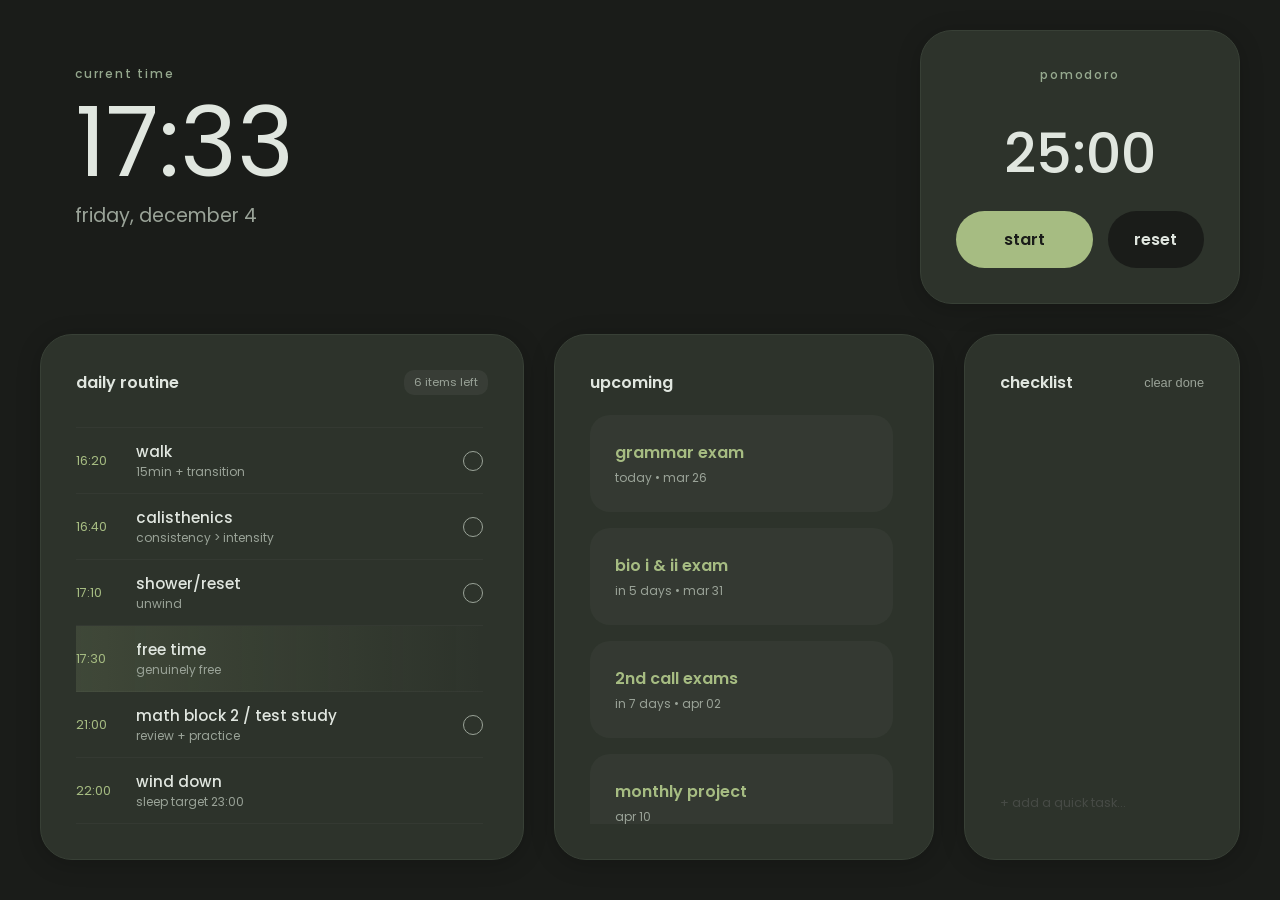
<file: index.html>
<!DOCTYPE html>
<html lang="en">
<head>
    <meta charset="UTF-8">
    <meta name="viewport" content="width=device-width, initial-scale=1.0">
    <title>iseriroute</title>
    <link rel="preconnect" href="https://fonts.googleapis.com">
    <link rel="preconnect" href="https://fonts.gstatic.com" crossorigin>
    <link href="https://fonts.googleapis.com/css2?family=Poppins:wght@300;400;500;600&display=swap" rel="stylesheet">
    <link rel="stylesheet" href="styles.css">
    <link rel="manifest" href="manifest.json">
    <link rel="icon" type="image/png" href="favicon.png">
    <meta name="theme-color" content="#1a1c19">
    <meta name="apple-mobile-web-app-capable" content="yes">
    <meta name="apple-mobile-web-app-status-bar-style" content="black-translucent">
</head>
<body class="iseriroute-theme">
    <div class="container landscape">
        <!-- Top row: Time and Pomodoro -->
        <header class="top-row">
            <div id="time-display" class="card transparent text-left">
                <div class="label-small">current time</div>
                <div class="time-main" id="clock">00:00</div>
                <div class="date-sub" id="date">thursday, march 26</div>
            </div>
            
            <div id="pomodoro" class="card">
                <div class="label-small text-center">pomodoro</div>
                <div class="timer-display" id="timer-text">25:00</div>
                <div class="timer-controls">
                    <button id="timer-start" class="btn btn-primary">start</button>
                    <button id="timer-reset" class="btn btn-secondary">reset</button>
                </div>
            </div>
        </header>

        <!-- Bottom row: Routine, Upcoming, Checklist -->
        <main class="bottom-row">
            <section id="routine" class="card">
                <div class="section-header">
                    <h2 class="section-title">daily routine</h2>
                    <div class="status-pill" id="routine-status">-- items left</div>
                </div>
                <div class="list-container" id="routine-list">
                    <!-- Routine items will be injected here -->
                </div>
            </section>

            <section id="upcoming" class="card">
                <div class="section-header">
                    <h2 class="section-title">upcoming</h2>
                </div>
                <div class="list-container" id="upcoming-list">
                    <!-- Upcoming exams/events -->
                </div>
            </section>

            <section id="checklist" class="card">
                <div class="section-header">
                    <h2 class="section-title">checklist</h2>
                    <button id="clear-done" class="btn-link">clear done</button>
                </div>
                <div class="list-container" id="checklist-items">
                    <!-- Checklist items -->
                </div>
                <div class="add-task-container">
                    <input type="text" id="new-task-input" placeholder="+ add a quick task..." autocomplete="off">
                </div>
            </section>
        </main>
    </div>
    <script src="app.js"></script>
    <script>
        if ('serviceWorker' in navigator) {
            window.addEventListener('load', () => {
                navigator.serviceWorker.register('./sw.js');
            });
        }
    </script>
</body>
</html>
</file>
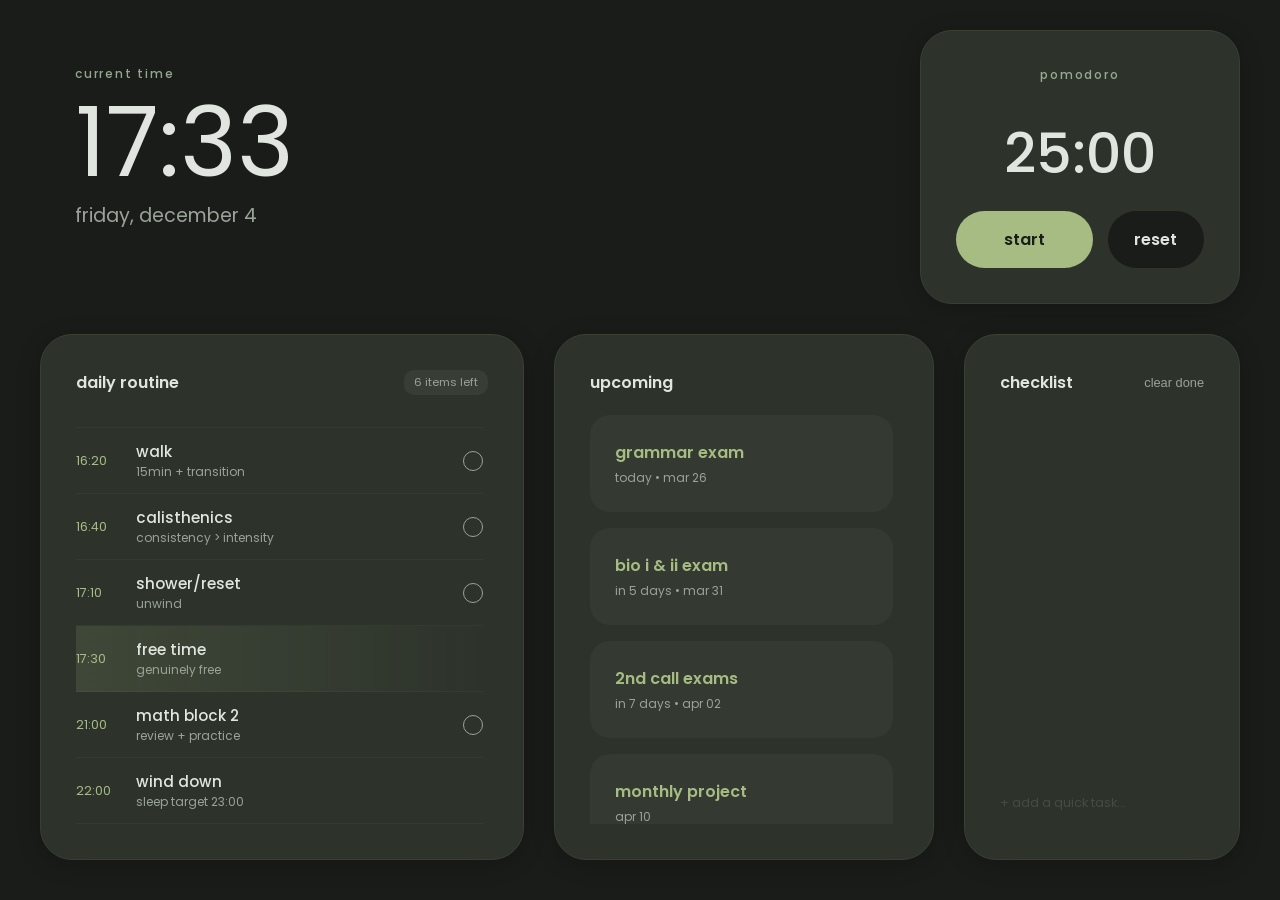
<file: index_solo.html>
<!DOCTYPE html>
<html lang="en">
<head>
    <meta charset="UTF-8">
    <meta name="viewport" content="width=device-width, initial-scale=1.0">
    <title>iseriroute</title>
    <link rel="preconnect" href="https://fonts.googleapis.com">
    <link rel="preconnect" href="https://fonts.gstatic.com" crossorigin>
    <link href="https://fonts.googleapis.com/css2?family=Poppins:wght@300;400;500;600&display=swap" rel="stylesheet">
    <style>
        :root {
            --bg-color: #1a1c19;
            --card-bg: #2d332b;
            --card-border: #384036;
            --text-primary: #e0e6df;
            --text-secondary: #9aa398;
            --accent: #a6bc82;
            --accent-dim: #a3b89b;
            --accent-faded: rgba(166, 188, 130, 0.15);
            --btn-secondary: #1a1c19;
            --font-main: 'Poppins', sans-serif;
            --glass-blur: blur(20px);
        }

        * {
            margin: 0;
            padding: 0;
            box-sizing: border-box;
        }

        body {
            background: var(--bg-color);
            color: var(--text-primary);
            font-family: var(--font-main);
            text-transform: lowercase;
            overflow: hidden;
            height: 100vh;
            width: 100vw;
        }

        .container {
            display: grid;
            grid-template-rows: auto 1fr;
            gap: 30px;
            padding: 30px 40px 40px 40px;
            height: 100vh;
            max-height: 100vh;
            overflow: hidden;
        }

        .top-row {
            display: flex;
            justify-content: space-between;
            align-items: flex-start;
        }

        .bottom-row {
            display: grid;
            grid-template-columns: 1.4fr 1.1fr 0.8fr;
            gap: 30px;
            min-height: 0;
            flex: 1;
        }

        .bottom-row > section {
            min-height: 0;
        }

        .card {
            background-color: var(--card-bg);
            border: 1px solid var(--card-border);
            border-radius: 32px;
            padding: 35px;
            display: flex;
            flex-direction: column;
            box-shadow: 0 4px 24px rgba(0,0,0,0.2);
            transition: all 0.3s ease;
        }

        .card:hover {
            border-color: var(--accent-dim);
        }

        .card.transparent {
            background: transparent;
            border: none;
            box-shadow: none;
        }

        .label-small {
            font-size: 0.75rem;
            font-weight: 500;
            color: var(--accent-dim);
            letter-spacing: 0.15em;
            margin-bottom: 12px;
            opacity: 0.9;
        }

        .time-main {
            font-size: 6rem;
            font-weight: 400;
            line-height: 1;
            margin-bottom: 10px;
        }

        .date-sub {
            font-size: 1.2rem;
            color: var(--text-secondary);
        }

        #pomodoro {
            width: 320px;
            align-items: center;
            justify-content: center;
        }

        .timer-display {
            font-size: 3.5rem;
            font-weight: 500;
            margin: 15px 0;
        }

        .timer-controls {
            display: flex;
            gap: 15px;
            width: 100%;
        }

        .btn {
            border-radius: 100px;
            border: none;
            font-family: inherit;
            font-size: 1rem;
            font-weight: 600;
            cursor: pointer;
            transition: all 0.2s ease;
            text-transform: lowercase;
        }

        .btn-primary {
            background-color: var(--accent);
            color: var(--bg-color);
            padding: 16px 32px;
            flex: 1.5;
        }

        .btn-secondary {
            background-color: var(--btn-secondary);
            color: var(--text-primary);
            padding: 14px 24px;
            flex: 1;
        }

        .btn-secondary:hover {
            background-color: var(--card-border);
        }

        .section-header {
            display: flex;
            justify-content: space-between;
            align-items: center;
            margin-bottom: 20px;
        }

        .section-title {
            font-size: 1rem;
            font-weight: 600;
            color: var(--text-primary);
        }

        .status-pill {
            font-size: 0.7rem;
            background-color: rgba(255,255,255,0.05);
            padding: 4px 10px;
            border-radius: 10px;
            color: var(--text-secondary);
        }

        .list-container {
            flex: 1;
            overflow-y: auto;
            scrollbar-width: thin;
            scrollbar-color: var(--accent-faded) transparent;
            padding-right: 5px;
        }

        .list-container::-webkit-scrollbar {
            width: 4px;
        }

        .list-container::-webkit-scrollbar-thumb {
            background: var(--accent-faded);
            border-radius: 10px;
        }

        .routine-item, .upcoming-item, .checklist-item {
            display: flex;
            align-items: center;
            padding: 12px 0;
            border-bottom: 1px solid rgba(255,255,255,0.03);
        }

        .routine-item {
            gap: 15px;
        }

        .time-stamp {
            font-size: 0.8rem;
            color: var(--accent);
            min-width: 45px;
        }

        .task-info {
            display: flex;
            flex-direction: column;
        }

        .task-title {
            font-size: 0.95rem;
            font-weight: 500;
        }

        .task-sub {
            font-size: 0.75rem;
            color: var(--text-secondary);
        }

        .routine-item.active {
            background: linear-gradient(90deg, var(--accent-faded) 0%, transparent 100%);
        }

        .routine-item.done .task-title {
            text-decoration: line-through;
            opacity: 0.4;
        }

        .routine-item.checkable {
            cursor: pointer;
        }

        .routine-item.checkable:hover {
            background: rgba(255,255,255,0.02);
            border-radius: 12px;
        }

        .routine-checkbox {
            width: 20px;
            height: 20px;
            border: 1px solid var(--text-secondary);
            border-radius: 50%;
            margin-left: auto;
            display: flex;
            align-items: center;
            justify-content: center;
            font-size: 0.75rem;
            color: var(--bg-color);
            transition: all 0.2s;
        }

        .routine-checkbox.checked {
            background-color: var(--accent);
            border-color: var(--accent);
        }

        .checklist-item {
            gap: 16px;
            padding: 16px 0;
        }

        .checkbox-custom {
            width: 18px;
            height: 18px;
            border: 1px solid var(--text-secondary);
            border-radius: 4px;
            cursor: pointer;
            display: flex;
            align-items: center;
            justify-content: center;
            font-size: 0.7rem;
            color: var(--bg-color);
            transition: all 0.2s;
        }

        .checkbox-custom.checked {
            background-color: var(--accent);
            border-color: var(--accent);
        }

        .checklist-item.done .task-title {
            text-decoration: line-through;
            opacity: 0.4;
        }

        .add-task-container {
            margin-top: 15px;
            padding-top: 10px;
        }

        #new-task-input {
            width: 100%;
            background: transparent;
            border: none;
            color: var(--text-primary);
            padding: 12px 0;
            font-family: inherit;
            font-size: 0.8rem;
            outline: none;
            opacity: 0.35;
            transition: opacity 0.3s;
        }

        #new-task-input:focus {
            opacity: 1;
            border-color: var(--accent);
        }

        .btn-link {
            background: transparent;
            border: none;
            color: var(--text-secondary);
            font-size: 0.8rem;
            cursor: pointer;
            text-transform: lowercase;
        }

        .btn-link:hover {
            color: var(--accent);
        }

        .upcoming-item {
            display: flex;
            flex-direction: row;
            justify-content: space-between;
            align-items: center;
            padding: 24px;
            background: rgba(255,255,255,0.03);
            border-radius: 20px;
            margin-bottom: 16px;
            border: 1px solid transparent;
            transition: all 0.3s ease;
        }

        .upcoming-item:hover {
            background: rgba(255,255,255,0.05);
            transform: none;
        }

        .event-details {
            display: flex;
            flex-direction: column;
        }

        .event-name {
            font-weight: 600;
            color: var(--accent);
            margin-bottom: 4px;
        }

        .event-date {
            font-size: 0.75rem;
            color: var(--text-secondary);
        }

        @keyframes fadeIn {
            from { opacity: 0; transform: translateY(10px); }
            to { opacity: 1; transform: translateY(0); }
        }

        .card { animation: fadeIn 0.6s ease forwards; }
        .card:nth-child(2) { animation-delay: 0.1s; }
        .card:nth-child(3) { animation-delay: 0.2s; }
        .card:nth-child(4) { animation-delay: 0.3s; }
        .card:nth-child(5) { animation-delay: 0.4s; }
    </style>
</head>
<body class="iseriroute-theme">
    <div class="container landscape">
        <header class="top-row">
            <div id="time-display" class="card transparent text-left">
                <div class="label-small">current time</div>
                <div class="time-main" id="clock">00:00</div>
                <div class="date-sub" id="date">thursday, march 26</div>
            </div>
            
            <div id="pomodoro" class="card">
                <div class="label-small text-center">pomodoro</div>
                <div class="timer-display" id="timer-text">25:00</div>
                <div class="timer-controls">
                    <button id="timer-start" class="btn btn-primary">start</button>
                    <button id="timer-reset" class="btn btn-secondary">reset</button>
                </div>
            </div>
        </header>

        <main class="bottom-row">
            <section id="routine" class="card">
                <div class="section-header">
                    <h2 class="section-title">daily routine</h2>
                    <div class="status-pill" id="routine-status">-- items left</div>
                </div>
                <div class="list-container" id="routine-list"></div>
            </section>

            <section id="upcoming" class="card">
                <div class="section-header">
                    <h2 class="section-title">upcoming</h2>
                </div>
                <div class="list-container" id="upcoming-list"></div>
            </section>

            <section id="checklist" class="card">
                <div class="section-header">
                    <h2 class="section-title">checklist</h2>
                    <button id="clear-done" class="btn-link">clear done</button>
                </div>
                <div class="list-container" id="checklist-items"></div>
                <div class="add-task-container">
                    <input type="text" id="new-task-input" placeholder="+ add a quick task..." autocomplete="off">
                </div>
            </section>
        </main>
    </div>

    <script>
        // --- Configurations & Data ---
        const WEEKDAY_ROUTINE = [
            { time: "06:30", task: "wake up", sub: "morning light" },
            { time: "06:45", task: "school", sub: "be on time" },
            { time: "12:15", task: "leave school", sub: "heading back" },
            { time: "12:50", task: "home", sub: "reset gear" },
            { time: "13:10", task: "lunch finish", sub: "refuel" },
            { time: "13:10", task: "decompress", sub: "no guilt required", end: "14:00" },
            { time: "14:00", task: "math block 1", sub: "deep focus", end: "15:00", checkable: true },
            { time: "15:00", task: "break", sub: "stretch", end: "15:20" },
            { time: "15:20", task: "japanese", sub: "flashcards + kanji", end: "16:20", checkable: true },
            { time: "16:20", task: "walk", sub: "15min + transition", end: "16:40", checkable: true },
            { time: "16:40", task: "calisthenics", sub: "consistency > intensity", end: "17:10", checkable: true },
            { time: "17:10", task: "shower/reset", sub: "unwind", end: "17:30", checkable: true },
            { time: "17:30", task: "free time", sub: "genuinely free", end: "18:30" },
            { time: "21:00", task: "math block 2", sub: "review + practice", end: "22:00", checkable: true },
            { time: "22:00", task: "wind down", sub: "sleep target 23:00" }
        ];

        const SATURDAY_ROUTINE = [
            { time: "10:00", task: "english class", sub: "practice speaking", end: "12:00", checkable: true },
            { time: "12:00", task: "lunch & decompress", sub: "break time", end: "13:00" },
            { time: "13:00", task: "math block 1", sub: "practice sets", end: "14:00", checkable: true },
            { time: "14:00", task: "break", sub: "chill", end: "14:20" },
            { time: "14:20", task: "japanese", sub: "deep study", end: "15:20", checkable: true },
            { time: "15:20", task: "walk", sub: "outdoor walk", end: "15:40", checkable: true },
            { time: "15:40", task: "calisthenics", sub: "workout", end: "16:10", checkable: true },
            { time: "16:10", task: "rest of day", sub: "free time" }
        ];

        const UPCOMING_EVENTS = [
            { name: "grammar exam", date: "today • mar 26" },
            { name: "bio i & ii exam", date: "in 5 days • mar 31" },
            { name: "2nd call exams", date: "in 7 days • apr 02" },
            { name: "monthly project", date: "apr 10" }
        ];

        // --- State ---
        let timerInterval;
        let timerSeconds = 25 * 60;
        let isTimerRunning = false;

        document.addEventListener('DOMContentLoaded', () => {
            updateClock();
            setInterval(updateClock, 1000);
            renderRoutine();
            setInterval(renderRoutine, 60000);
            renderUpcoming();
            renderChecklist();
            setupPomodoro();
            setupChecklistInput();
        });

        function updateClock() {
            const now = new Date();
            const hours = String(now.getHours()).padStart(2, '0');
            const minutes = String(now.getMinutes()).padStart(2, '0');
            document.getElementById('clock').textContent = `${hours}:${minutes}`;
            const options = { weekday: 'long', month: 'long', day: 'numeric' };
            document.getElementById('date').textContent = now.toLocaleDateString('en-US', options).toLowerCase();
        }

        function renderRoutine() {
            const container = document.getElementById('routine-list');
            const statusPill = document.getElementById('routine-status');
            const now = new Date();
            const isSaturday = now.getDay() === 6;
            const isSunday = now.getDay() === 0;
            let routine = isSaturday ? SATURDAY_ROUTINE : (isSunday ? [] : WEEKDAY_ROUTINE);
            container.innerHTML = '';
            if (routine.length === 0) {
                container.innerHTML = '<div class="task-sub">it\'s sunday! rest day.</div>';
                statusPill.textContent = '0 items left';
                return;
            }
            const currentTimeStr = `${String(now.getHours()).padStart(2, '0')}:${String(now.getMinutes()).padStart(2, '0')}`;
            const todayStr = now.toISOString().split('T')[0];
            const routineStates = JSON.parse(localStorage.getItem(`iseriroute-routine-${todayStr}`) || '{}');
            let remaining = 0;
            routine.forEach((item, index) => {
                const isDone = routineStates[index] || false;
                const itemEl = document.createElement('div');
                itemEl.className = `routine-item ${isDone ? 'done' : ''} ${item.checkable ? 'checkable' : ''}`;
                if (item.checkable) {
                    itemEl.onclick = () => toggleRoutineTask(index, todayStr);
                }
                const isActive = item.end ? (currentTimeStr >= item.time && currentTimeStr < item.end) : false;
                if (isActive) itemEl.classList.add('active');
                if (item.checkable && !isDone) remaining++;
                let checkboxHtml = item.checkable ? `<div class="routine-checkbox ${isDone ? 'checked' : ''}">${isDone ? '✓' : ''}</div>` : '';
                itemEl.innerHTML = `
                    <div class="time-stamp">${item.time}</div>
                    <div class="task-info"><div class="task-title">${item.task}</div><div class="task-sub">${item.sub}</div></div>
                    ${checkboxHtml}
                `;
                container.appendChild(itemEl);
                if (isActive) { setTimeout(() => itemEl.scrollIntoView({ behavior: 'smooth', block: 'center' }), 100); }
            });
            statusPill.textContent = `${remaining} items left`;
        }

        function toggleRoutineTask(index, dateStr) {
            const key = `iseriroute-routine-${dateStr}`;
            const states = JSON.parse(localStorage.getItem(key) || '{}');
            states[index] = !states[index];
            localStorage.setItem(key, JSON.stringify(states));
            renderRoutine();
        }

        function renderUpcoming() {
            const container = document.getElementById('upcoming-list');
            container.innerHTML = '';
            UPCOMING_EVENTS.forEach(event => {
                const item = document.createElement('div');
                item.className = 'upcoming-item';
                item.innerHTML = `<div class="event-details"><div class="event-name">${event.name}</div><div class="event-date">${event.date}</div></div>`;
                container.appendChild(item);
            });
        }

        function renderChecklist() {
            const list = JSON.parse(localStorage.getItem('iseriroute-checklist') || '[]');
            const container = document.getElementById('checklist-items');
            container.innerHTML = '';
            list.forEach((task, index) => {
                const item = document.createElement('div');
                item.className = `checklist-item ${task.done ? 'done' : ''}`;
                item.innerHTML = `<div class="checkbox-custom ${task.done ? 'checked' : ''}" onclick="toggleTask(${index})">${task.done ? '✓' : ''}</div><div class="task-title">${task.text}</div>`;
                container.appendChild(item);
            });
        }

        function setupChecklistInput() {
            const input = document.getElementById('new-task-input');
            input.addEventListener('keypress', (e) => { if (e.key === 'Enter' && input.value.trim()) { addTask(input.value.trim()); input.value = ''; } });
            document.getElementById('clear-done').onclick = () => {
                const list = JSON.parse(localStorage.getItem('iseriroute-checklist') || '[]');
                localStorage.setItem('iseriroute-checklist', JSON.stringify(list.filter(t => !t.done)));
                renderChecklist();
            };
        }

        function addTask(text) {
            const list = JSON.parse(localStorage.getItem('iseriroute-checklist') || '[]');
            list.push({ text: text.toLowerCase(), done: false });
            localStorage.setItem('iseriroute-checklist', JSON.stringify(list));
            renderChecklist();
        }

        window.toggleTask = function(index) {
            const list = JSON.parse(localStorage.getItem('iseriroute-checklist') || '[]');
            list[index].done = !list[index].done;
            localStorage.setItem('iseriroute-checklist', JSON.stringify(list));
            renderChecklist();
        };

        function setupPomodoro() {
            const startBtn = document.getElementById('timer-start');
            const updateDisp = () => {
                const mins = Math.floor(timerSeconds / 60);
                const secs = timerSeconds % 60;
                document.getElementById('timer-text').textContent = `${String(mins).padStart(2, '0')}:${String(secs).padStart(2, '0')}`;
            };
            startBtn.onclick = () => {
                if (isTimerRunning) { clearInterval(timerInterval); isTimerRunning = false; startBtn.textContent = 'start'; }
                else {
                    isTimerRunning = true; startBtn.textContent = 'pause';
                    timerInterval = setInterval(() => { if (timerSeconds > 0) { timerSeconds--; updateDisp(); } else { clearInterval(timerInterval); isTimerRunning = false; alert('done!'); } }, 1000);
                }
            };
            document.getElementById('timer-reset').onclick = () => { clearInterval(timerInterval); isTimerRunning = false; timerSeconds = 25 * 60; updateDisp(); startBtn.textContent = 'start'; };
            updateDisp();
        }
    </script>
</body>
</html>
</file>
<file: styles.css>
:root {
    --bg-color: #1a1c19;
    --card-bg: #2d332b;
    --card-border: #384036;
    --text-primary: #e0e6df;
    --text-secondary: #9aa398;
    --accent: #a6bc82;
    --accent-dim: #a3b89b;
    --accent-faded: rgba(166, 188, 130, 0.15);
    --btn-secondary: #1a1c19;
    --font-main: 'Poppins', sans-serif;
    --glass-blur: blur(20px);
}

* {
    margin: 0;
    padding: 0;
    box-sizing: border-box;
}

body {
    background: var(--bg-color);
    color: var(--text-primary);
    font-family: var(--font-main);
    text-transform: lowercase;
    overflow: hidden;
    height: 100vh;
    width: 100vw;
}

.container {
    display: grid;
    grid-template-rows: auto 1fr;
    gap: 30px;
    padding: 30px 40px 40px 40px;
    height: 100vh;
    max-height: 100vh;
    overflow: hidden;
}

.top-row {
    display: flex;
    justify-content: space-between;
    align-items: flex-start;
}

.bottom-row {
    display: grid;
    grid-template-columns: 1.4fr 1.1fr 0.8fr; /* Checklist is now smaller */
    gap: 30px;
    min-height: 0;
    flex: 1;
}

.bottom-row > section {
    min-height: 0; /* Allows card to be smaller than its content */
}

.card {
    background-color: var(--card-bg);
    border: 1px solid var(--card-border);
    border-radius: 32px;
    padding: 35px;
    display: flex;
    flex-direction: column;
    box-shadow: 0 4px 24px rgba(0,0,0,0.2);
    transition: all 0.3s ease;
}

.card:hover {
    border-color: var(--accent-dim);
}

.card.transparent {
    background: transparent;
    border: none;
    box-shadow: none;
}

.label-small {
    font-size: 0.75rem;
    font-weight: 500;
    color: var(--accent-dim);
    letter-spacing: 0.15em;
    margin-bottom: 12px;
    opacity: 0.9;
}

.time-main {
    font-size: 6rem;
    font-weight: 400;
    line-height: 1;
    margin-bottom: 10px;
}

.date-sub {
    font-size: 1.2rem;
    color: var(--text-secondary);
}

/* Pomodoro Specifics */
#pomodoro {
    width: 320px;
    align-items: center;
    justify-content: center;
}

.timer-display {
    font-size: 3.5rem;
    font-weight: 500;
    margin: 15px 0;
}

.timer-controls {
    display: flex;
    gap: 15px;
    width: 100%;
}

.btn {
    border-radius: 100px; /* Pillow shape for Pomodoro buttons */
    border: none;
    font-family: inherit;
    font-size: 1rem;
    font-weight: 600;
    cursor: pointer;
    transition: all 0.2s ease;
    text-transform: lowercase;
}

.btn-primary {
    background-color: var(--accent);
    color: var(--bg-color);
    padding: 16px 32px;
    flex: 1.5;
}

.btn-secondary {
    background-color: var(--btn-secondary);
    color: var(--text-primary);
    padding: 14px 24px;
    flex: 1;
}

.btn-secondary:hover {
    background-color: var(--card-border);
}

/* Section headers */
.section-header {
    display: flex;
    justify-content: space-between;
    align-items: center;
    margin-bottom: 20px;
}

.section-title {
    font-size: 1rem;
    font-weight: 600;
    color: var(--text-primary);
}

.status-pill {
    font-size: 0.7rem;
    background-color: rgba(255,255,255,0.05);
    padding: 4px 10px;
    border-radius: 10px;
    color: var(--text-secondary);
}

.list-container {
    flex: 1;
    overflow-y: auto;
    scrollbar-width: thin;
    scrollbar-color: var(--accent-faded) transparent;
    padding-right: 5px;
}

.list-container::-webkit-scrollbar {
    width: 4px;
}

.list-container::-webkit-scrollbar-thumb {
    background: var(--accent-faded);
    border-radius: 10px;
}

/* List items styling */
.routine-item, .upcoming-item, .checklist-item {
    display: flex;
    align-items: center;
    padding: 12px 0;
    border-bottom: 1px solid rgba(255,255,255,0.03);
}

.routine-item {
    gap: 15px;
}

.time-stamp {
    font-size: 0.8rem;
    color: var(--accent);
    min-width: 45px;
}

.task-info {
    display: flex;
    flex-direction: column;
}

.task-title {
    font-size: 0.95rem;
    font-weight: 500;
}

.task-sub {
    font-size: 0.75rem;
    color: var(--text-secondary);
}

.routine-item.active {
    background: linear-gradient(90deg, var(--accent-faded) 0%, transparent 100%);
}

.routine-item.done .task-title {
    text-decoration: line-through;
    opacity: 0.4;
}

.routine-item.checkable {
    cursor: pointer;
}

.routine-item.checkable:hover {
    background: rgba(255,255,255,0.02);
    border-radius: 12px;
}

.routine-checkbox {
    width: 20px;
    height: 20px;
    border: 1px solid var(--text-secondary);
    border-radius: 50%;
    margin-left: auto;
    display: flex;
    align-items: center;
    justify-content: center;
    font-size: 0.75rem;
    color: var(--bg-color);
    transition: all 0.2s;
}

.routine-checkbox.checked {
    background-color: var(--accent);
    border-color: var(--accent);
}

/* Checklist specific */
.checklist-item {
    gap: 16px;
    padding: 16px 0;
}

.checkbox-custom {
    width: 18px;
    height: 18px;
    border: 1px solid var(--text-secondary);
    border-radius: 4px;
    cursor: pointer;
    display: flex;
    align-items: center;
    justify-content: center;
    font-size: 0.7rem;
    color: var(--bg-color);
    transition: all 0.2s;
}

.checkbox-custom.checked {
    background-color: var(--accent);
    border-color: var(--accent);
}

.checklist-item.done .task-title {
    text-decoration: line-through;
    opacity: 0.4;
}

.add-task-container {
    margin-top: 15px;
    padding-top: 10px;
}

#new-task-input {
    width: 100%;
    background: transparent;
    border: none;
    color: var(--text-primary);
    padding: 12px 0;
    font-family: inherit;
    font-size: 0.8rem;
    outline: none;
    opacity: 0.35;
    transition: opacity 0.3s;
}

#new-task-input:focus {
    opacity: 1;
    border-color: var(--accent);
}

.btn-link {
    background: transparent;
    border: none;
    color: var(--text-secondary);
    font-size: 0.8rem;
    cursor: pointer;
    text-transform: lowercase;
}

.btn-link:hover {
    color: var(--accent);
}

/* Upcoming items styling */
.upcoming-item {
    display: flex;
    flex-direction: row; /* Horizontal layout for events like the image */
    justify-content: space-between;
    align-items: center;
    padding: 24px;
    background: rgba(255,255,255,0.03);
    border-radius: 20px;
    margin-bottom: 16px;
    border: 1px solid transparent;
    transition: all 0.3s ease;
}

.upcoming-item:hover {
    background: rgba(255,255,255,0.05);
    transform: none;
}

.event-details {
    display: flex;
    flex-direction: column;
}


.event-name {
    font-weight: 600;
    color: var(--accent);
    margin-bottom: 4px;
}

.event-date {
    font-size: 0.75rem;
    color: var(--text-secondary);
}

/* Animations */
@keyframes fadeIn {
    from { opacity: 0; transform: translateY(10px); }
    to { opacity: 1; transform: translateY(0); }
}

.card {
    animation: fadeIn 0.6s ease forwards;
}

.card:nth-child(2) { animation-delay: 0.1s; }
.card:nth-child(3) { animation-delay: 0.2s; }
.card:nth-child(4) { animation-delay: 0.3s; }
.card:nth-child(5) { animation-delay: 0.4s; }
</file>
